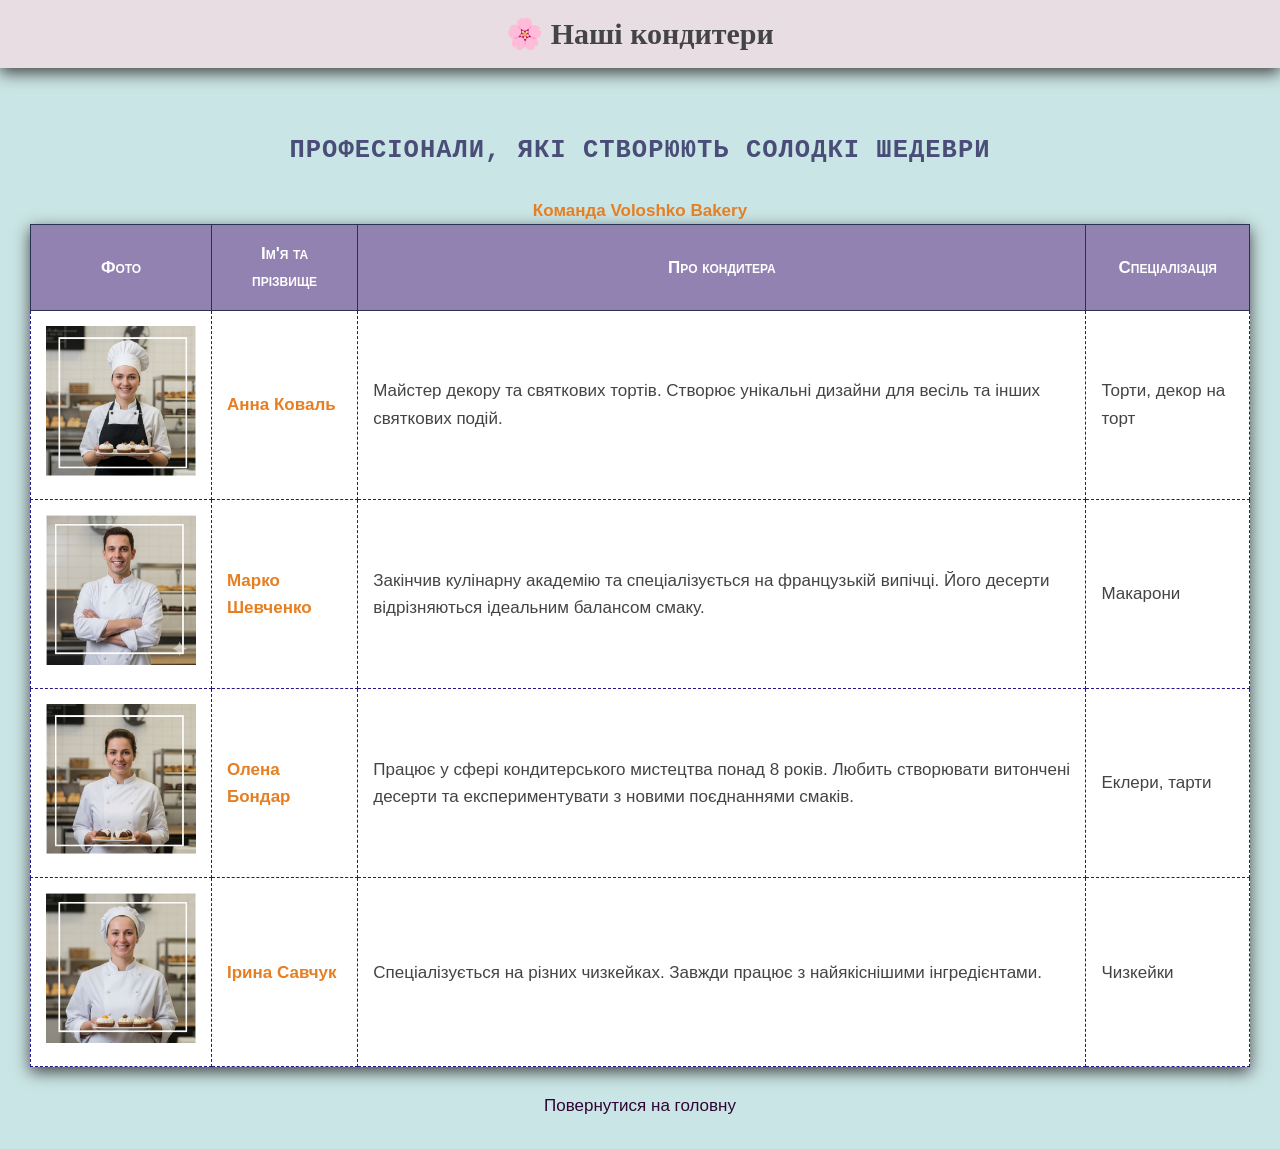
<file: bakers.html>
<!DOCTYPE html>
<html lang="uk">

<head>
    <meta charset="UTF-8">
    <meta name="author" content="Voloshko Viktoriia">
    <title>Voloshko Bakery - Наші кондитери</title>
    <link rel="stylesheet" href="styles.css">
</head>

<body>

    <h1 align="center">Наші кондитери</h1>
    <h2 align="center">Професіонали, які створюють солодкі шедеври</h2>

    <table border="1" cellpadding="10" width="90%" align="center" style="background-color:white; border-collapse: collapse;">

        <caption><b>Команда Voloshko Bakery</b></caption>

        <tr bgcolor="#494d78" style="color:white;">
            <th>Фото</th>
            <th>Ім'я та прізвище</th>
            <th>Про кондитера</th>
            <th>Спеціалізація</th>
        </tr>

        <tr>
            <td align="center">
                <img src="images/baker1.png" width="150" alt="Коваль">
            </td>

            <td align="center">
                <b>Анна Коваль</b>
            </td>

            <td> Майстер декору та святкових тортів.
                Створює унікальні дизайни для весіль
                та інших святкових подій.
            </td>

            <td align="center">
                Торти, декор на торт
            </td>
        </tr>

        <tr>
            <td align="center">
                <img src="images/baker4.png" width="150" alt="Шевченко">
            </td>

            <td align="center">
                <b>Марко Шевченко</b>
            </td>

            <td>
                Закінчив кулінарну академію та спеціалізується
                на французькій випічці. Його десерти відрізняються
                ідеальним балансом смаку.
            </td>

            <td align="center">
                Макарони
            </td>
        </tr>

        <tr>
            <td align="center">
                <img src="images/baker2.png" width="150" alt="Бондар>">
            </td>

            <td align="center">
                <b>Олена Бондар</b>
            </td>

            <td> Працює у сфері кондитерського мистецтва понад 8 років.
                Любить створювати витончені десерти та експериментувати
                з новими поєднаннями смаків.
            </td>

            <td align="center">
                Еклери, тарти
            </td>
        </tr>

        <tr>
            <td align="center">
                <img src="images/baker3.png" width="150" alt="Савчук">
            </td>

            <td align="center">
                <b>Ірина Савчук</b>
            </td>

            <td>
                Спеціалізується на різних чизкейках. Завжди працює
                з найякіснішими інгредієнтами.
            </td>

            <td align="center">
                Чизкейки
            </td>
        </tr>

    </table>
    <p align="center"><a href="index.html">Повернутися на головну</a></p>

</body>

</html>
</file>
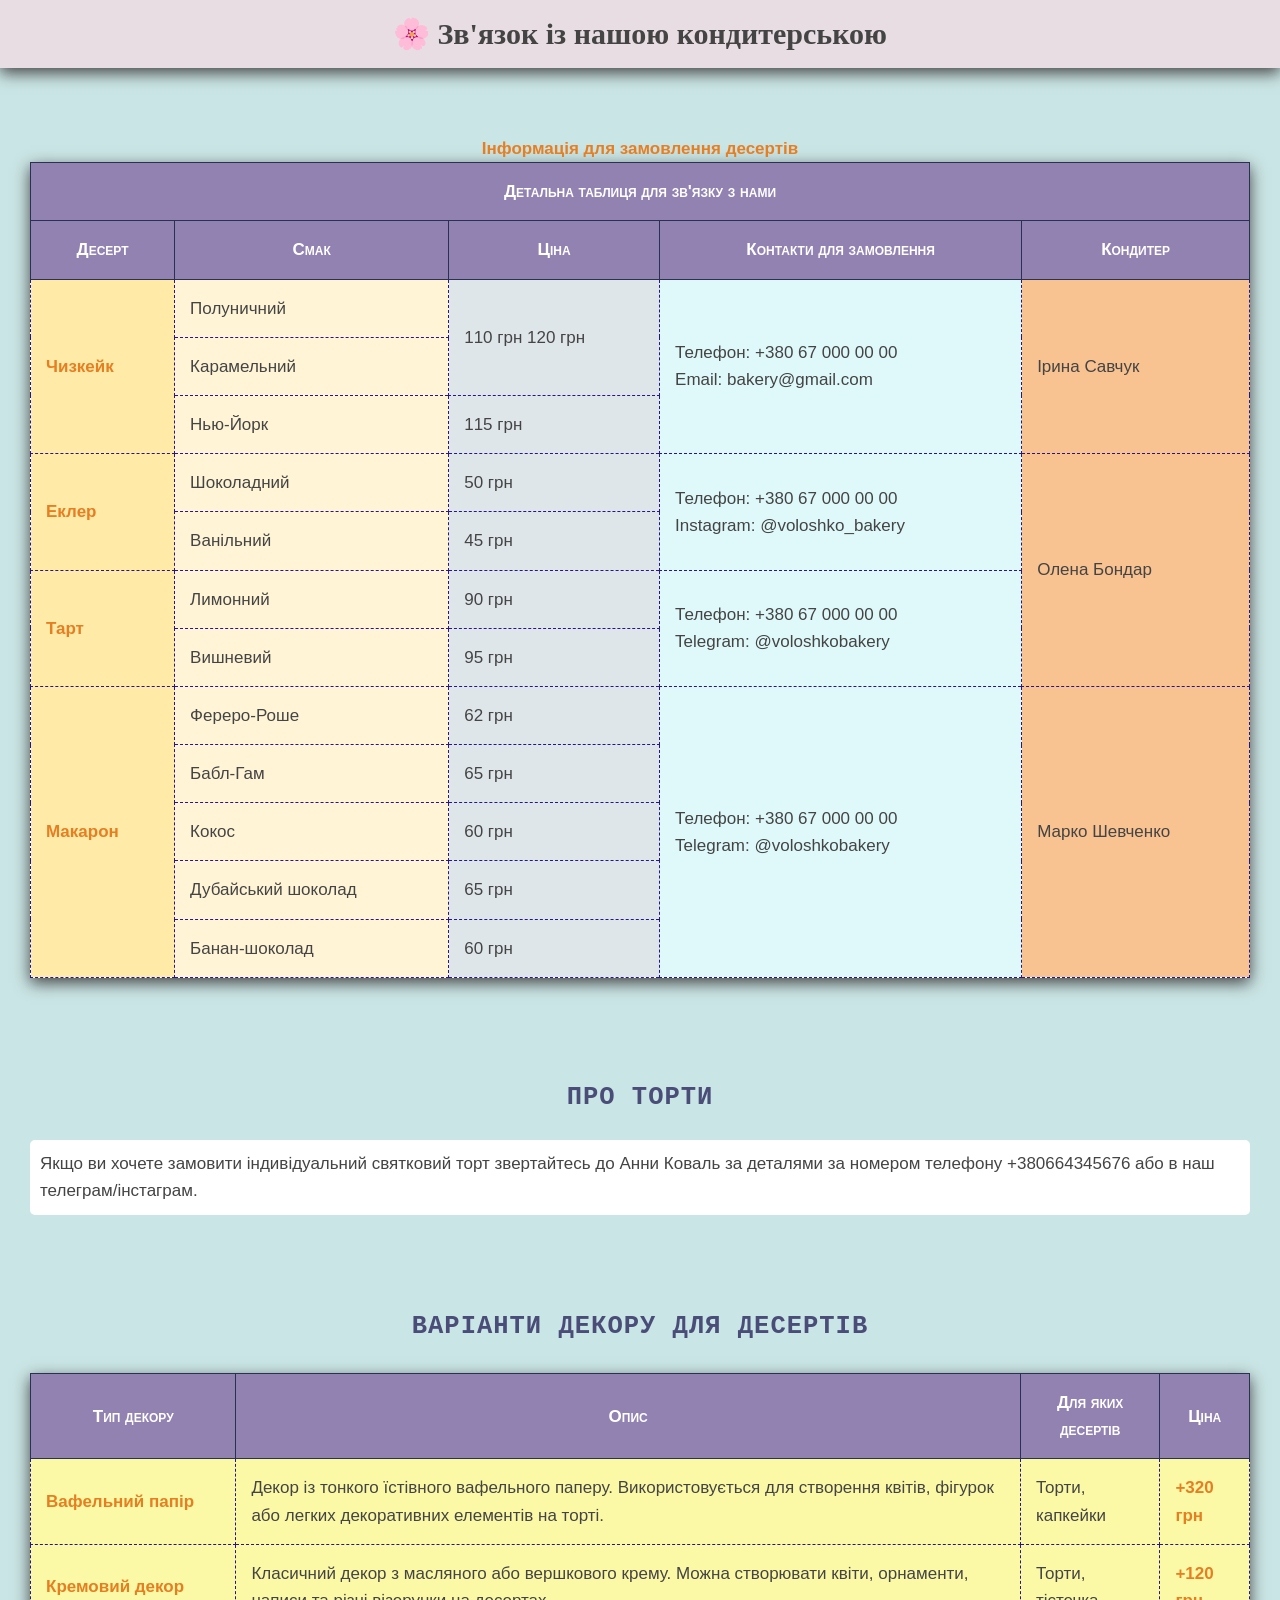
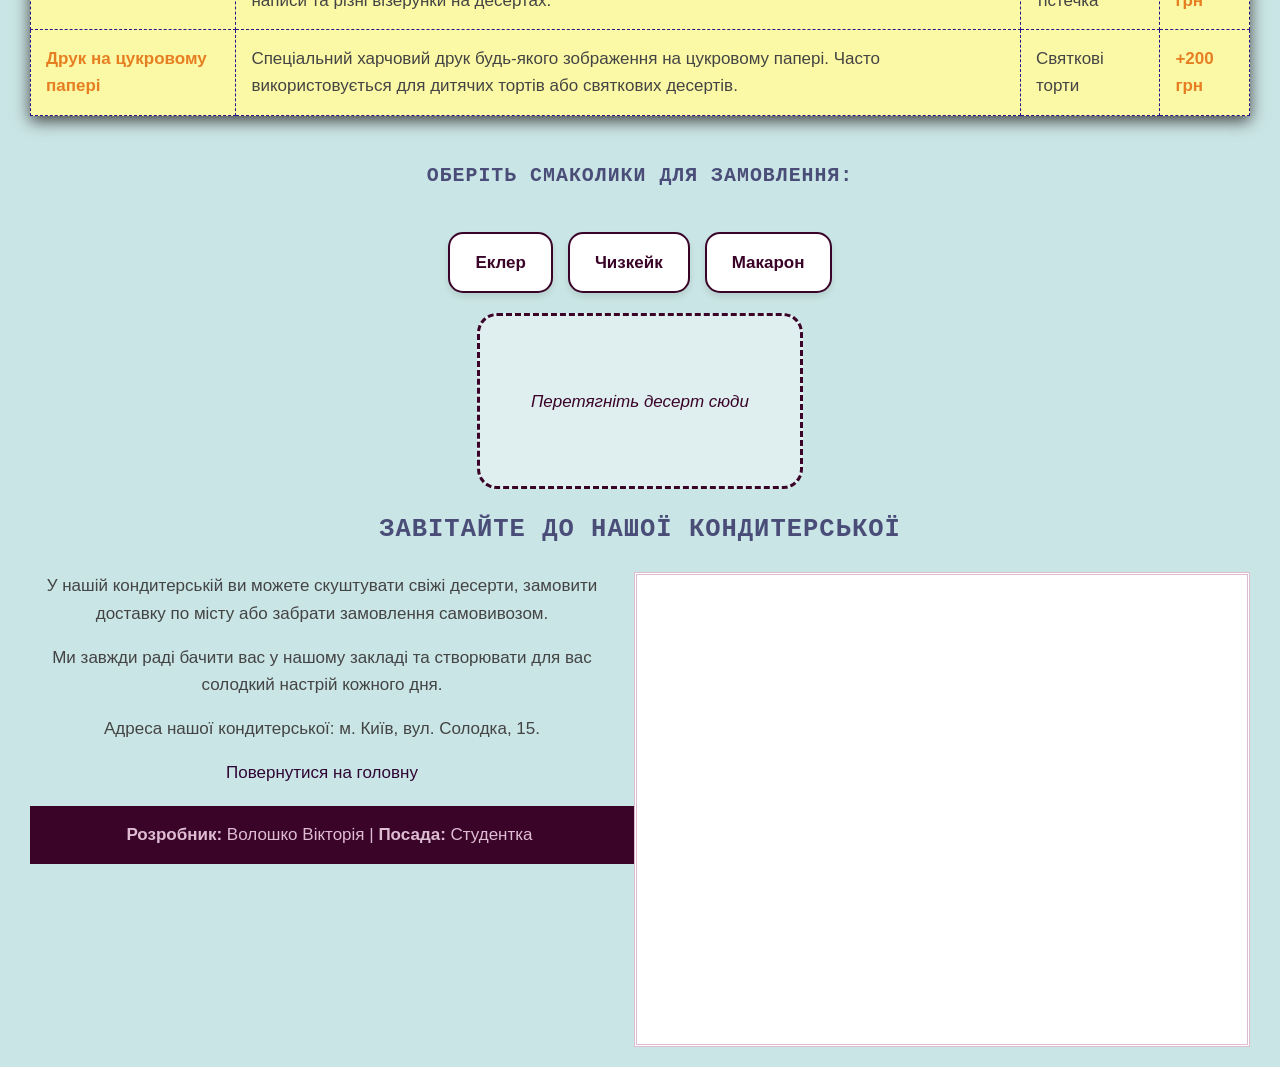
<file: contacts.html>
<!DOCTYPE html>
<html lang="uk">

<head>
<meta charset="UTF-8">
<meta name="author" content="Voloshko Viktoriia">
<title>Voloshko Bakery - Контакти</title>
<link rel="stylesheet" href="styles.css">
<script src="script.js" defer></script>
</head>

<body>

<h1 align="center">Зв'язок із нашою кондитерською</h1>

<table border="1" width="90%" align="center" cellpadding="10" cellspacing="5" style="background-color:white; border-collapse:collapse;">

<caption><b>Інформація для замовлення десертів</b></caption>

<colgroup>
<col style="background-color:#ffeaa7">
<col style="background-color:#fff5d6">
<col style="background-color:#dfe6e9">
<col style="background-color:#dff9fb">
<col style="background-color:#f8c291">
</colgroup>

<tr bgcolor="#2d3436" style="color:white;">
<th colspan="5">Детальна таблиця для зв'язку з нами</th>
</tr>

<tr bgcolor="#dfe6e9">
<th>Десерт</th>
<th>Смак</th>
<th>Ціна</th>
<th>Контакти для замовлення</th>
<th>Кондитер</th>
</tr>

<tr>
<td rowspan="3" align="center"><b>Чизкейк</b></td>
<td>Полуничний</td>
<td rowspan="2" align="center">110 грн 120 грн</td>
<td rowspan="3" align="center">
Телефон: +380 67 000 00 00 <br>
Email: bakery@gmail.com
</td>
<td rowspan="3" align="center">Ірина Савчук</td>
</tr>

<tr>
<td>Карамельний</td>

</tr>

<tr>
<td>Нью-Йорк</td>
<td align="center">115 грн</td>
</tr>

<tr>
<td rowspan="2" align="center"><b>Еклер</b></td>
<td>Шоколадний</td>
<td align="center">50 грн</td>
<td rowspan="2" align="center">
Телефон: +380 67 000 00 00 <br>
Instagram: @voloshko_bakery
</td>
<td rowspan="4" align="center">Олена Бондар</td>
</tr>

<tr>
<td>Ванільний</td>
<td align="center">45 грн</td>
</tr>

<tr>
<td rowspan="2" align="center"><b>Тарт</b></td>
<td>Лимонний</td>
<td align="center">90 грн</td>
<td rowspan="2" align="center">
Телефон: +380 67 000 00 00 <br>
Telegram: @voloshkobakery
</td>
</tr>

<tr>
<td>Вишневий</td>
<td align="center">95 грн</td>
</tr>

<tr>
<td rowspan="5" align="center"><b>Макарон</b></td>
<td>Фереро-Роше</td>
<td align="center">62 грн</td>
<td rowspan="5" align="center">
Телефон: +380 67 000 00 00 <br>
Telegram: @voloshkobakery
</td>
<td rowspan="5" align="center">Марко Шевченко</td>
</tr>

<tr>
<td>Бабл-Гам</td>
<td align="center">65 грн</td>
</tr>

<tr>
<td>Кокос</td>
<td align="center">60 грн</td>
</tr>

<tr>
<td>Дубайський шоколад</td>
<td align="center">65 грн</td>
</tr>

<tr>
<td>Банан-шоколад</td>
<td align="center">60 грн</td>
</tr>

</table>

<br><br>

<h2 id="cakes">Про торти</h2>

<p >Якщо ви хочете замовити індивідуальний святковий торт звертайтесь до Анни Коваль
 за деталями за номером телефону +380664345676 або в наш телеграм/інстаграм.
</p>
<br><br>

<h2 align="center">Варіанти декору для десертів</h2>

<table border="1" width="80%" align="center" cellpadding="10" cellspacing="4" style="background-color:rgb(251, 249, 166); border-collapse:collapse;">

<tr bgcolor="#dfe6e9" style="color:rgba(20, 34, 58, 0.493);">
<th>Тип декору</th>
<th>Опис</th>
<th>Для яких десертів</th>
<th>Ціна</th>
</tr>

<tr>
<td align="center"><b>Вафельний папір</b></td>
<td>
Декор із тонкого їстівного вафельного паперу. 
Використовується для створення квітів, фігурок або
легких декоративних елементів на торті.
</td>
<td align="center">Торти, капкейки</td>
<td align="center"><b>+320 грн</b></td>
</tr>

<tr>
<td align="center"><b>Кремовий декор</b></td>
<td>
Класичний декор з масляного або вершкового крему.
Можна створювати квіти, орнаменти, написи та різні
візерунки на десертах.
</td>
<td align="center">Торти, тістечка</td>
<td align="center"><b>+120 грн</b></td>
</tr>

<tr>
<td align="center"><b>Друк на цукровому папері</b></td>
<td>
Спеціальний харчовий друк будь-якого зображення
на цукровому папері. Часто використовується для
дитячих тортів або святкових десертів.
</td>
<td align="center">Святкові торти</td>
<td align="center"><b>+200 грн</b></td>
</tr>

</table>

<style>
    .bakery-shop {
        display: flex;
        flex-direction: column;
        align-items: center;
        gap: 20px;
        margin: 20px 0;
    }

    .dessert-box {
        display: flex;
        gap: 15px;
        justify-content: center;
    }

    /* Елементи, які можна перетягувати */
    .dessert-item {
        background: #fff;
        border: 2px solid #3a0429;
        border-radius: 15px;
        padding: 15px 25px;
        cursor: grab;
        font-weight: bold;
        color: #3a0429;
        user-select: none;
        box-shadow: 0 4px 6px rgba(0,0,0,0.1);
        transition: transform 0.2s;
    }

    .dessert-item:active {
        cursor: grabbing;
    }

    .bakery-cart {
        width: 300px;
        min-height: 150px;
        border: 3px dashed #3a0429;
        border-radius: 20px;
        background: rgba(255, 255, 255, 0.4);
        display: flex;
        flex-direction: column;
        align-items: center;
        justify-content: center;
        padding: 10px;
        transition: all 0.3s ease;
    }

    .bakery-cart.hovered {
        background: #fce4ec; 
        border-color: #e5bfd8;
        transform: scale(1.02);
    }

    .bakery-cart p {
        color: #3a0429;
        font-style: italic;
        pointer-events: none;
    }
</style>

<div class="bakery-shop">
    <h3>Оберіть смаколики для замовлення:</h3>
    
    <div class="dessert-box">
        <div class="dessert-item draggable">Еклер</div>
        <div class="dessert-item draggable">Чизкейк</div>
        <div class="dessert-item draggable">Макарон</div>
    </div>

    <div id="main-cart" class="bakery-cart drop-zone" data-zone="Ваш кошик">
        <p>Перетягніть десерт сюди</p>
    </div>
</div>

<h2 align="center">Завітайте до нашої кондитерської</h2>

<div class="map-container">

<iframe src="https://www.google.com/maps/embed?pb=!1m18!1m12!1m3!1d325517.5123366554!2d30.203045782352646!3d50.40187019940641!2m3!1f0!2f0!3f0!3m2!1i1024!2i768!4f13.1!3m3!1m2!1s0x40d4cf4ee15a4505%3A0x764931d2170146fe!2z0JrQuNGX0LIsIDAyMDAw!5e0!3m2!1suk!2sua!4v1772794074130!5m2!1suk!2sua" 
width="600" height="450" style="border:0;" allowfullscreen="" loading="lazy" referrerpolicy="no-referrer-when-downgrade">
</iframe>

</div>

<p align="center">
У нашій кондитерській ви можете скуштувати свіжі десерти,
замовити доставку по місту або забрати замовлення самовивозом.
</p>

<p align="center">
Ми завжди раді бачити вас у нашому закладі та створювати для вас
солодкий настрій кожного дня.
</p>

<p align="center">
Адреса нашої кондитерської: м. Київ, вул. Солодка, 15.
</p>


<p align="center"><a href="index.html">Повернутися на головну</a></p>

</body>

</html>
</file>
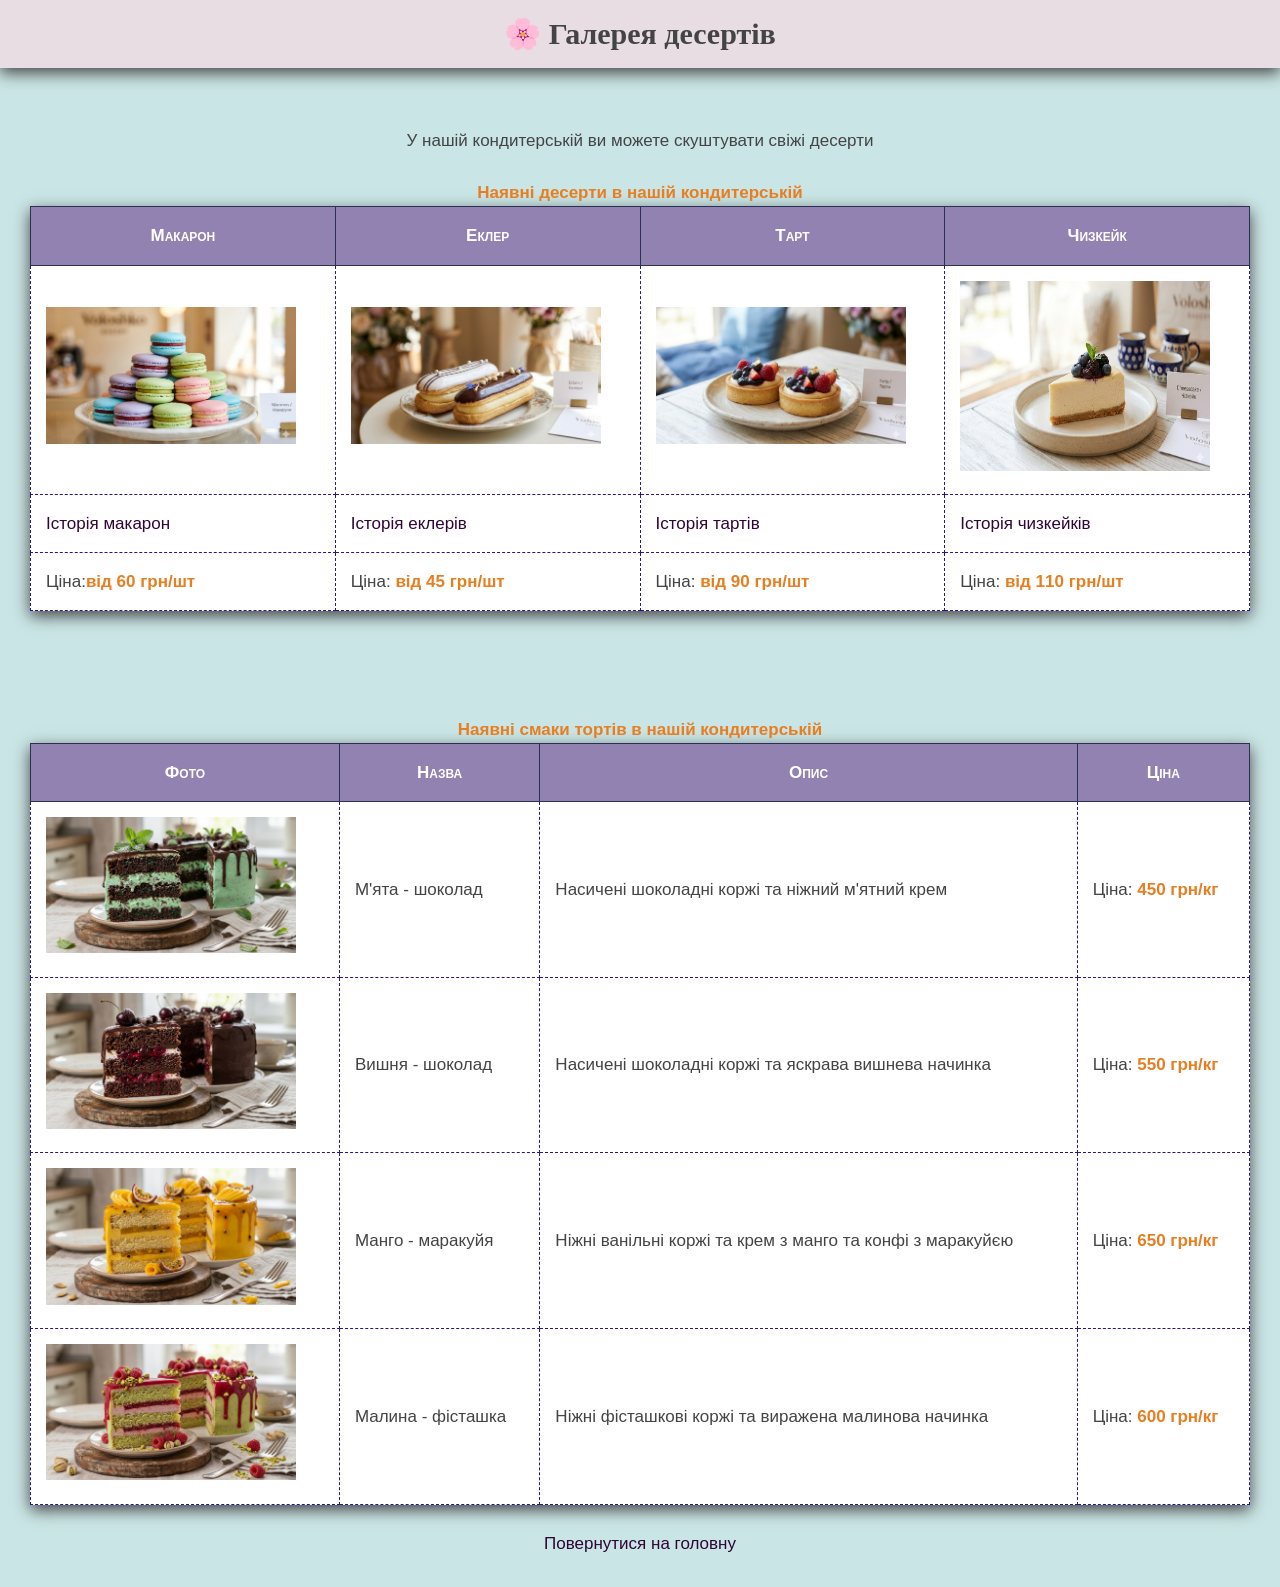
<file: gallery.html>
<!DOCTYPE html>
<html lang="uk">

<head>
    <meta charset="UTF-8">
    <meta name = "author" content ="Voloshko Viktoriia">
    <title>Voloshko Bakery - Каталог</title>
    <link rel="stylesheet" href="styles.css">
</head>

<body>
    <h1 align="center">Галерея десертів</h1>

    <p align="center">У нашій кондитерській ви можете скуштувати свіжі десерти</p>

    <table border="1" cellpadding="10" width="100%" style="background-color: white; border-collapse: collapse;">
        <caption><b>Наявні десерти в нашій кондитерській</b></caption>
        <tr bgcolor="#494d78" style="color: rgb(205, 209, 232);">
            <div><th>Макарон</th>
            <th>Еклер</th>
            <th>Тарт</th>
            <th>Чизкейк</th></div>
        </tr>
        <tr>
            <td align="center"><img src="images/macaron.jpg" width="250" height="" alt="macaron"></td>
            <td align="center"><img src="images/ekler.jpg" width="250" height="" alt="ekler"></td>
            <td align="center"><img src="images/tart.jpg" width="250" height="" alt="tart"></td>
            <td align="center"><img src="images/cheesecake.jpg" width="250" height="190" alt="cheesecake"></td>
        </tr>
        <tr>
            <td align="center"><a href="https://uk.wikipedia.org/wiki/%D0%9C%D0%B0%D0%BA%D0%B0%D1%80%D0%BE%D0%BD">Історія макарон</a></td>
            <td align="center"><a href="https://uk.wikipedia.org/wiki/%D0%95%D0%BA%D0%BB%D0%B5%D1%80_(%D1%82%D1%96%D1%81%D1%82%D0%B5%D1%87%D0%BA%D0%BE)">Історія еклерів</a></td>
            <td align="center"><a href="https://uk.wikipedia.org/wiki/%D0%A2%D0%B0%D1%80%D1%82">Історія тартів</a></td>
            <td align="center"><a href="https://uk.wikipedia.org/wiki/%D0%A7%D0%B8%D0%B7%D0%BA%D0%B5%D0%B9%D0%BA">Історія чизкейків</a></td>
        </tr>
        <tr>
            <td>Ціна:<b>від 60 грн/шт </b></td>
            <td>Ціна: <b>від 45 грн/шт</b></td>
            <td>Ціна: <b>від 90 грн/шт</b></td>
            <td>Ціна: <b>від 110 грн/шт</b></td>
        </tr>
    </table>

    <br><br>
        <table border="1" cellpadding="10" width="100%" style="background-color: white; border-collapse: collapse;">
        <caption><b>Наявні смаки тортів в нашій кондитерській</b></caption>
        <tr bgcolor="#494d78" style="color: rgb(205, 209, 232);">
            <th>Фото</th>
            <th>Назва</th>
            <th>Опис</th>
            <th>Ціна</th>
        </tr>
        <tr>
            <td align="center"><img src="images/mint.jpg" width="250" height="" alt="mint"></td>
            <td align="center">М'ята - шоколад</td>
            <td align="center">Насичені шоколадні коржі та ніжний м'ятний крем</td>
            <td>Ціна: <b>450 грн/кг</b></td>

        </tr>
        <tr>
            <td align="center"><img src="images/cherry.jpg" width="250" height="" alt="cherry"></td>
            <td align="center">Вишня - шоколад</td>
            <td align="center">Насичені шоколадні коржі та яскрава вишнева начинка</td>
            <td>Ціна: <b>550 грн/кг</b></td>
            </tr>
        <tr>
            <td align="center"><img src="images/mango.jpg" width="250" height="" alt="mango"></td>
            <td align="center">Манго - маракуйя</td>
            <td align="center">Ніжні ванільні коржі та крем з манго та конфі з маракуйєю</td>
            <td>Ціна: <b>650 грн/кг</b></td>
        </tr>
                <tr>
            <td align="center"><img src="images/rasberry.jpg" width="250" height="" alt="rasberry"></td>
            <td align="center">Малина - фісташка </td>
            <td align="center">Ніжні фісташкові коржі та виражена малинова начинка</td>
            <td>Ціна: <b>600 грн/кг</b></td>
        </tr>
    </table>
    <p align="center"><a href="index.html">Повернутися на головну</a></p>
    
</body>

</html>
</file>
<file: styles.css>
body {
    background-color: #cae5e5;
    font-family: 'Segoe UI', Tahoma, Geneva, Verdana, sans-serif;
    font-size: 17px;
    line-height: 1.6;
    color: #444;
    margin: 30px;
}

h1 {
    font-family: 'Monotype Corsiva' ;
    font-size: 30px;
}

h2, h3 {
    font-family: 'Courier New' ;
    color: #494d78;
    text-align: center;
    text-transform: uppercase;
    letter-spacing: 1px;
    font-weight: bold;
}

a {
    color: #290648;
    text-decoration: none;
    transition: 0.3s;
}

a:visited {
    color: rgb(13, 9, 46);
}

a:hover {
    color: #3498db; 
    text-decoration: underline;
}

.intro-text {
    font-size: 18px;            
    color: #2e1a53;             
    line-height: 1.8;           
    text-align: center;        
    margin-bottom: 15px;        
}

#history{
    font-family: 'Georgia';
    border-bottom: 3px double #494d78;
    display: block;
    padding-bottom: 10px;
    color: #2c3e50;
}

.history{
    font-family: 'Georgia';
    border-bottom: 3px double #494d78;
    display: block;
    padding-bottom: 10px;
    color: #1f214d;
}

table {
    width: 100%;
    border-collapse: collapse;
    margin: 25px 0;
    background-color: #ffffff;
    box-shadow: 0 5px 15px #444;
}

th, td {
    border: 1px solid #2a3251;
    padding: 15px;
    text-align: left;
}

th {
    text-align: center;    
    vertical-align: middle;
    background-color: #9282b1;
    color: white;
    font-variant: small-caps;
}

ul, ol, dl {
    background-color: #efddf0;
    padding: 20px 50px;
    border-radius: 10px;
    max-width: 900px;
    margin: 25px auto;
    border: 1px solid #d1d9e6;
    box-shadow: 0 5px 15px #444;
}

nav a {
    text-transform: uppercase; 
    font-weight: bold;
    letter-spacing: 1 px;
}

table b {
    color: #e67e22; 
}

dl > dt {
    color: #494d78;
    text-decoration: underline;
}

tr > td {
    border: 1px dashed #27158c; 
}

.history + p {
    color: #73318f;
    line-height: 1.8;
}

h2 + p {
    background-color: #fff;
    padding: 10px;
    border-radius: 5px;
}

.brand-name {
    color: #6f2ec0;
    font-weight: bold;
}

h1 {
    position: fixed;    
    top: 0;             
    left: 0;           
    width: 100%;       
    margin: 0;         
    background-color: #e7dde3;
    z-index: 1000;      
    padding: 10px 0;    
    box-shadow: 0 5px 15px #444; 
}
body {
    padding-top: 80px; 
}
.map-container {
    float: right;         
    margin-left: 20px;    
    margin-bottom: 20px;  
    border: 3px double #debdd2; 
    padding: 5px;
    background-color: white;
}
nav a {
    position: relative;
    display: inline-block; 
    transition: 0.3s;
    
}

nav a:hover {
    top: -5px;      
    color: #d63384;
}

a:link {
    color: #2f0535;
    text-decoration: none;
}

a:visited {
    color: #49115a;
}

a:hover {
    color: #d63384;
    text-decoration: underline;
}

a:active {
    color: #53116b;
}

ol li:first-child {     
    color: #602b78;       
    margin-bottom: 10px;
    font-weight: bold;
}

h1::before {
    content: "🌸 ";
}

dt:after {
    content: "🍰";
    font-size: 0.8em;
    vertical-align: middle;
}
</file>
